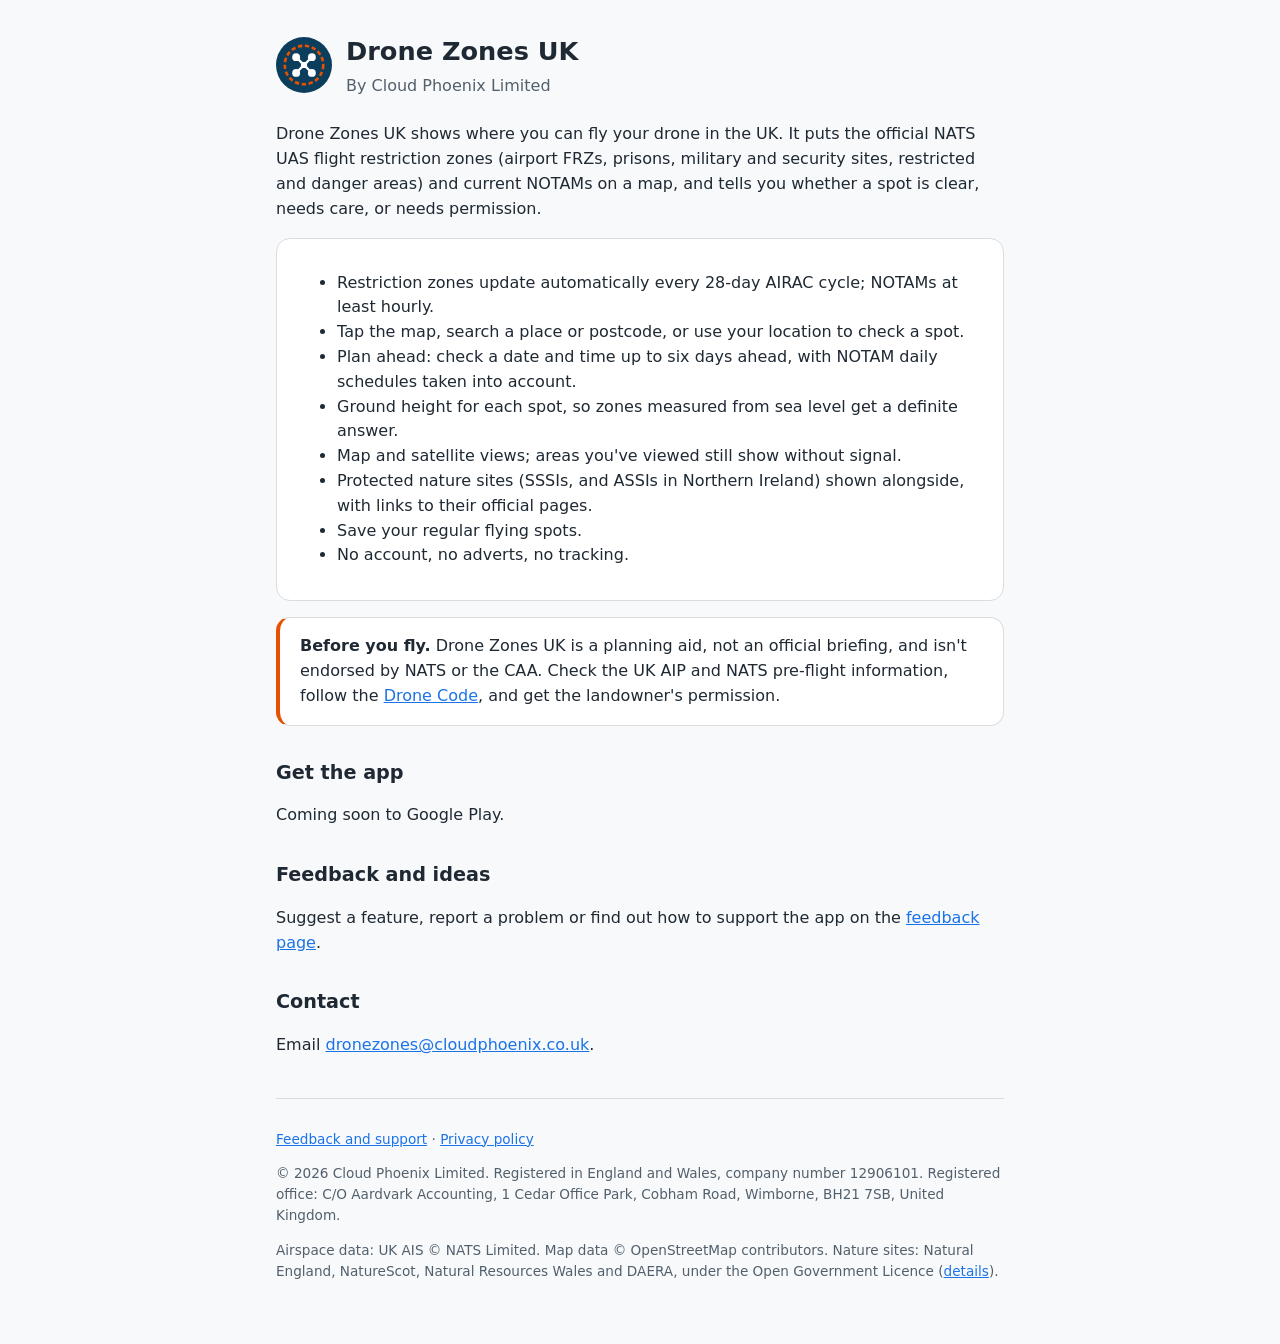
<file: index.html>
<!doctype html>
<html lang="en-GB">
<head>
  <meta charset="utf-8">
  <meta name="viewport" content="width=device-width, initial-scale=1">
  <title>Drone Zones UK</title>
  <meta name="description" content="Where you can fly your drone in the UK: NATS flight restriction zones and NOTAMs on a map, updated automatically.">
  <link rel="icon" href="logo.svg" type="image/svg+xml">
  <link rel="stylesheet" href="style.css">
</head>
<body>
<main>
  <header>
    <img src="logo.svg" alt="">
    <div>
      <h1>Drone Zones UK</h1>
      <p>By Cloud Phoenix Limited</p>
    </div>
  </header>

  <p>Drone Zones UK shows where you can fly your drone in the UK. It puts the official NATS UAS flight restriction
  zones (airport FRZs, prisons, military and security sites, restricted and danger areas) and current NOTAMs on a map,
  and tells you whether a spot is clear, needs care, or needs permission.</p>

  <div class="card">
    <ul>
      <li>Restriction zones update automatically every 28-day AIRAC cycle; NOTAMs at least hourly.</li>
      <li>Tap the map, search a place or postcode, or use your location to check a spot.</li>
      <li>Plan ahead: check a date and time up to six days ahead, with NOTAM daily schedules taken into account.</li>
      <li>Ground height for each spot, so zones measured from sea level get a definite answer.</li>
      <li>Map and satellite views; areas you've viewed still show without signal.</li>
      <li>Protected nature sites (SSSIs, and ASSIs in Northern Ireland) shown alongside, with links to their official pages.</li>
      <li>Save your regular flying spots.</li>
      <li>No account, no adverts, no tracking.</li>
    </ul>
  </div>

  <div class="card note">
    <strong>Before you fly.</strong> Drone Zones UK is a planning aid, not an official briefing, and isn't endorsed by
    NATS or the CAA. Check the UK AIP and NATS pre-flight information, follow the
    <a href="https://www.caa.co.uk/drones/">Drone Code</a>, and get the landowner's permission.
  </div>

  <h2>Get the app</h2>
  <p>Coming soon to Google Play.</p>

  <h2>Feedback and ideas</h2>
  <p>Suggest a feature, report a problem or find out how to support the app on the
  <a href="feedback/">feedback page</a>.</p>

  <h2>Contact</h2>
  <p>Email <a href="mailto:dronezones@cloudphoenix.co.uk">dronezones@cloudphoenix.co.uk</a>.</p>

  <footer>
    <p><a href="feedback/">Feedback and support</a> · <a href="privacy/">Privacy policy</a></p>
    <p>© 2026 Cloud Phoenix Limited. Registered in England and Wales, company number 12906101. Registered office:
    C/O Aardvark Accounting, 1 Cedar Office Park, Cobham Road, Wimborne, BH21 7SB, United Kingdom.</p>
    <p>Airspace data: UK AIS © NATS Limited. Map data © OpenStreetMap contributors. Nature sites: Natural England,
    NatureScot, Natural Resources Wales and DAERA, under the Open Government Licence (<a href="data/">details</a>).</p>
  </footer>
</main>
</body>
</html>
</file>
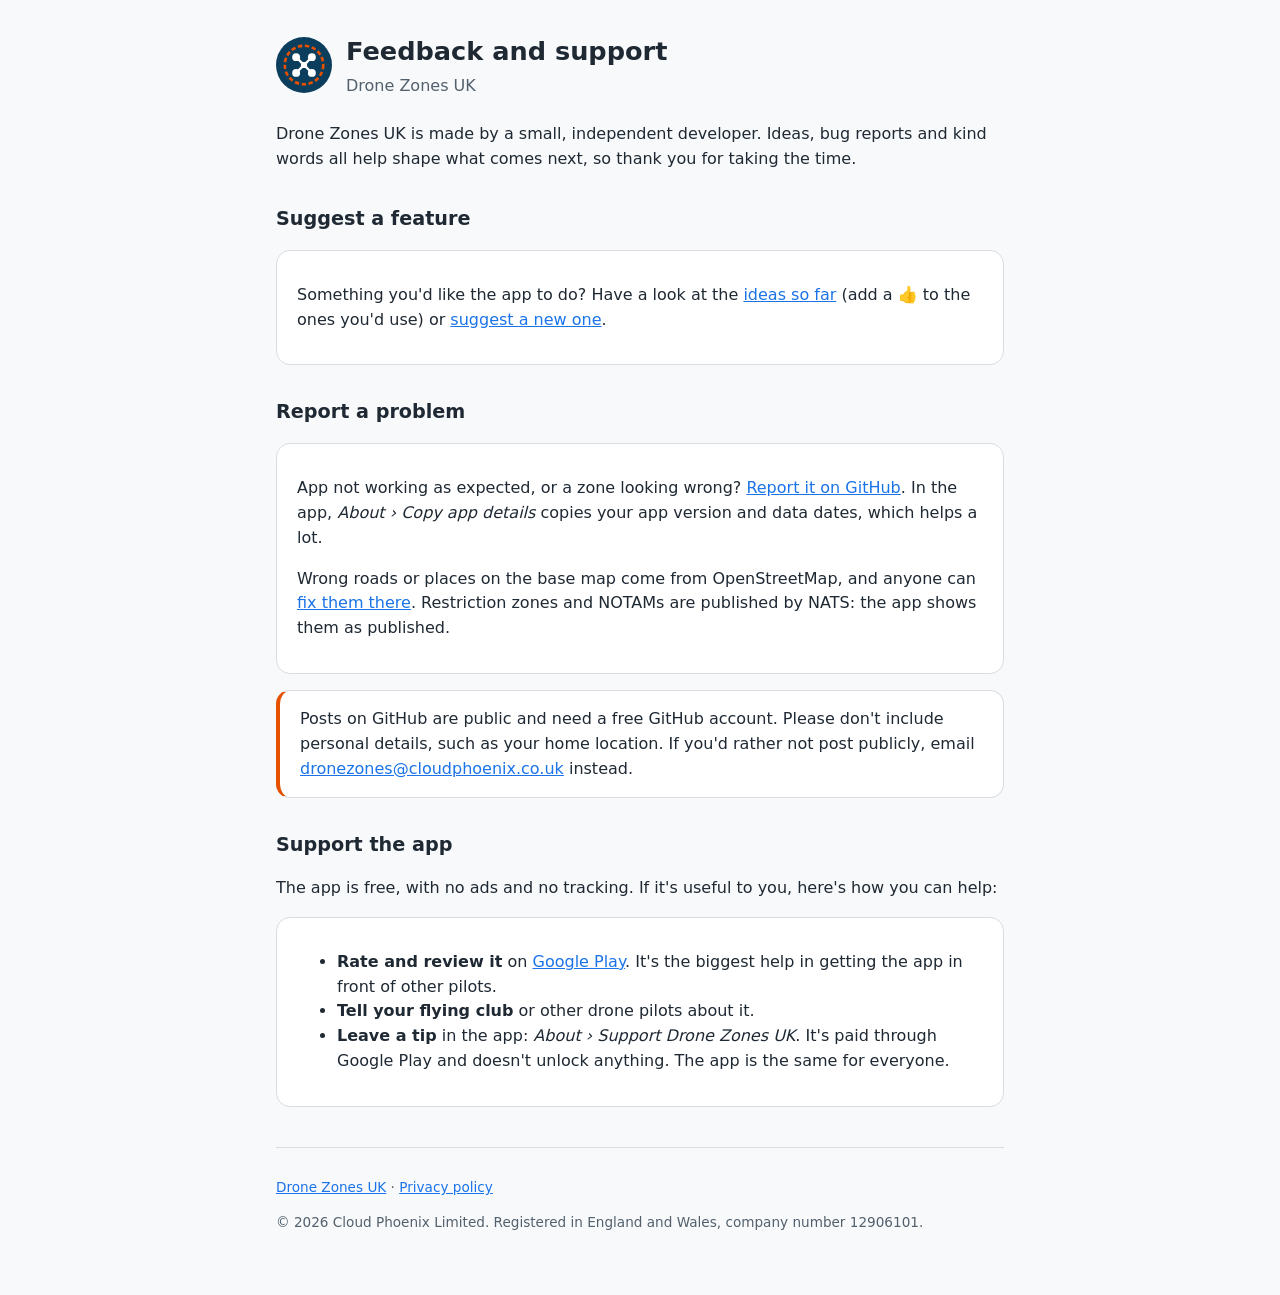
<file: feedback/index.html>
<!doctype html>
<html lang="en-GB">
<head>
  <meta charset="utf-8">
  <meta name="viewport" content="width=device-width, initial-scale=1">
  <title>Drone Zones UK – Feedback and support</title>
  <meta name="description" content="Suggest a feature, report a problem, or help support Drone Zones UK.">
  <link rel="icon" href="../logo.svg" type="image/svg+xml">
  <link rel="stylesheet" href="../style.css">
</head>
<body>
<main>
  <header>
    <img src="../logo.svg" alt="">
    <div>
      <h1>Feedback and support</h1>
      <p>Drone Zones UK</p>
    </div>
  </header>

  <p>Drone Zones UK is made by a small, independent developer. Ideas, bug reports and kind words all help shape what
  comes next, so thank you for taking the time.</p>

  <h2>Suggest a feature</h2>
  <div class="card">
    <p>Something you'd like the app to do? Have a look at the <a href="https://github.com/skisy/dronezones-uk/issues?q=is%3Aissue+label%3Aenhancement">ideas so far</a>
    (add a 👍 to the ones you'd use) or <a href="https://github.com/skisy/dronezones-uk/issues/new?template=feature.yml">suggest a new one</a>.</p>
  </div>

  <h2>Report a problem</h2>
  <div class="card">
    <p>App not working as expected, or a zone looking wrong? <a href="https://github.com/skisy/dronezones-uk/issues/new?template=bug.yml">Report it on GitHub</a>.
    In the app, <em>About › Copy app details</em> copies your app version and data dates, which helps a lot.</p>
    <p>Wrong roads or places on the base map come from OpenStreetMap, and anyone can
    <a href="https://www.openstreetmap.org/fixthemap">fix them there</a>. Restriction zones and NOTAMs are published by
    NATS: the app shows them as published.</p>
  </div>

  <div class="card note">
    Posts on GitHub are public and need a free GitHub account. Please don't include personal details, such as your
    home location. If you'd rather not post publicly, email
    <a href="mailto:dronezones@cloudphoenix.co.uk?subject=Drone%20Zones%20UK%20feedback">dronezones@cloudphoenix.co.uk</a> instead.
  </div>

  <h2>Support the app</h2>
  <p>The app is free, with no ads and no tracking. If it's useful to you, here's how you can help:</p>
  <div class="card">
    <ul>
      <li><strong>Rate and review it</strong> on <a href="https://play.google.com/store/apps/details?id=uk.co.cloudphoenix.dronezones">Google Play</a>.
        It's the biggest help in getting the app in front of other pilots.</li>
      <li><strong>Tell your flying club</strong> or other drone pilots about it.</li>
      <li><strong>Leave a tip</strong> in the app: <em>About › Support Drone Zones UK</em>. It's paid through Google Play
        and doesn't unlock anything. The app is the same for everyone.</li>
    </ul>
  </div>

  <footer>
    <p><a href="../">Drone Zones UK</a> · <a href="../privacy/">Privacy policy</a></p>
    <p>© 2026 Cloud Phoenix Limited. Registered in England and Wales, company number 12906101.</p>
  </footer>
</main>
</body>
</html>
</file>
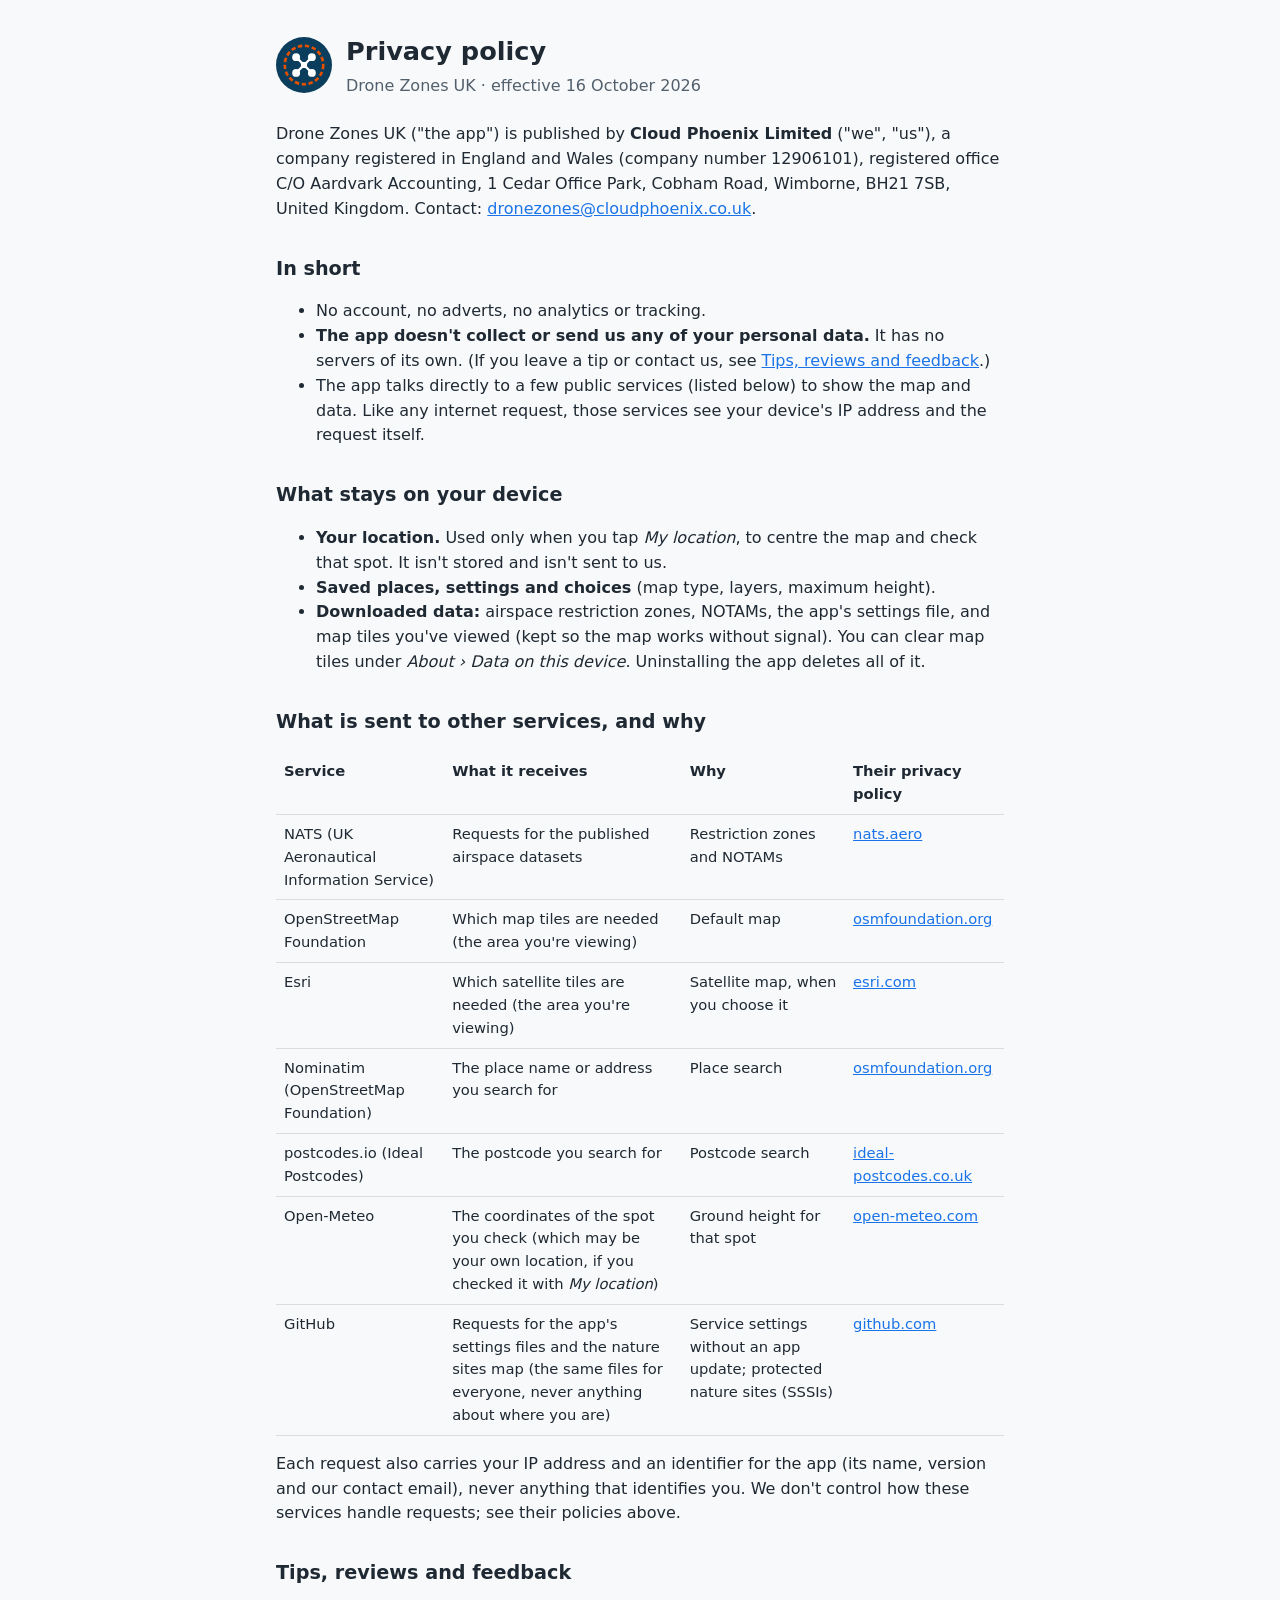
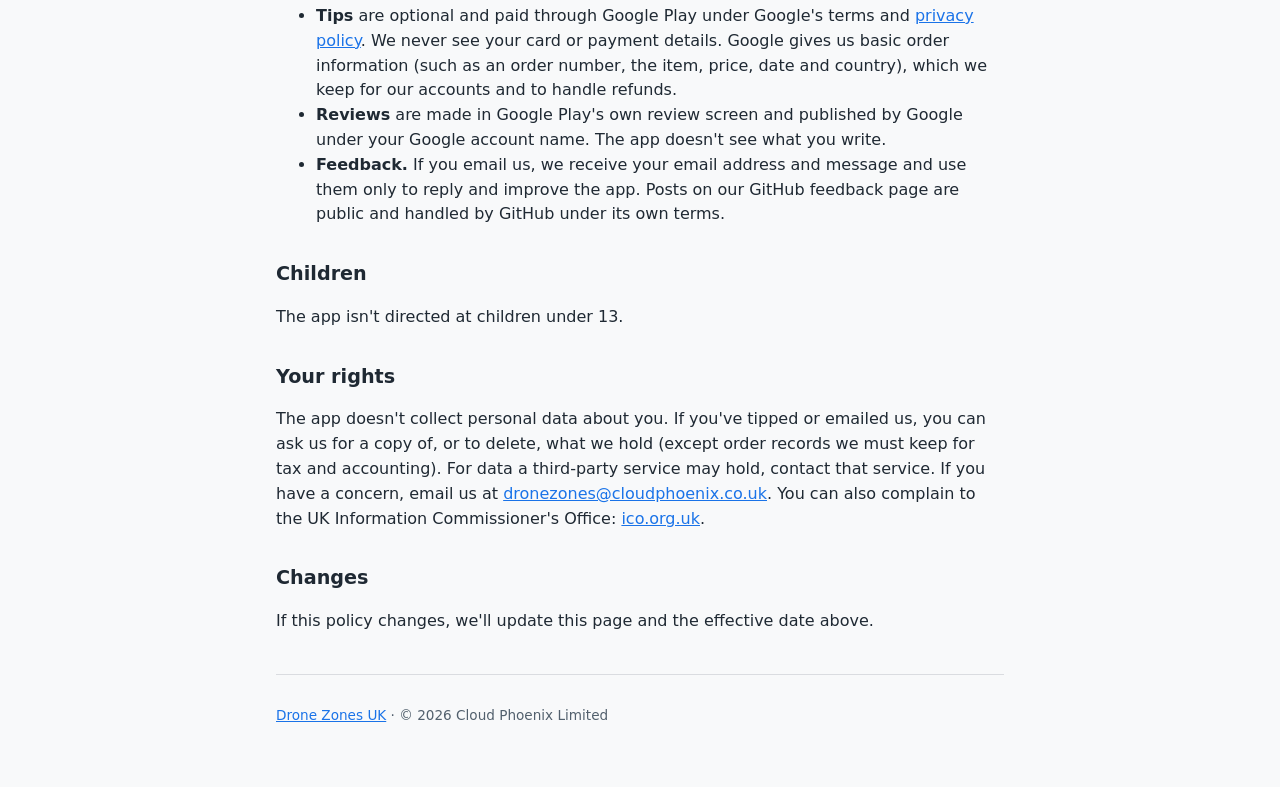
<file: privacy/index.html>
<!doctype html>
<html lang="en-GB">
<head>
  <meta charset="utf-8">
  <meta name="viewport" content="width=device-width, initial-scale=1">
  <title>Drone Zones UK – Privacy policy</title>
  <link rel="icon" href="../logo.svg" type="image/svg+xml">
  <link rel="stylesheet" href="../style.css">
</head>
<body>
<main>
  <header>
    <img src="../logo.svg" alt="">
    <div>
      <h1>Privacy policy</h1>
      <p>Drone Zones UK · effective 16 October 2026</p>
    </div>
  </header>

  <p>Drone Zones UK ("the app") is published by <strong>Cloud Phoenix Limited</strong> ("we", "us"), a company
  registered in England and Wales (company number 12906101), registered office C/O Aardvark Accounting, 1 Cedar Office
  Park, Cobham Road, Wimborne, BH21 7SB, United Kingdom. Contact:
  <a href="mailto:dronezones@cloudphoenix.co.uk">dronezones@cloudphoenix.co.uk</a>.</p>

  <h2>In short</h2>
  <ul>
    <li>No account, no adverts, no analytics or tracking.</li>
    <li><strong>The app doesn't collect or send us any of your personal data.</strong> It has no servers of its own.
    (If you leave a tip or contact us, see <a href="#tips">Tips, reviews and feedback</a>.)</li>
    <li>The app talks directly to a few public services (listed below) to show the map and data. Like any internet
    request, those services see your device's IP address and the request itself.</li>
  </ul>

  <h2>What stays on your device</h2>
  <ul>
    <li><strong>Your location.</strong> Used only when you tap <em>My location</em>, to centre the map and check that
    spot. It isn't stored and isn't sent to us.</li>
    <li><strong>Saved places, settings and choices</strong> (map type, layers, maximum height).</li>
    <li><strong>Downloaded data:</strong> airspace restriction zones, NOTAMs, the app's settings file, and map tiles
    you've viewed (kept so the map works without signal). You can clear map tiles under <em>About › Data on this
    device</em>. Uninstalling the app deletes all of it.</li>
  </ul>

  <h2>What is sent to other services, and why</h2>
  <div class="table-wrap">
  <table>
    <tr><th>Service</th><th>What it receives</th><th>Why</th><th>Their privacy policy</th></tr>
    <tr><td>NATS (UK Aeronautical Information Service)</td><td>Requests for the published airspace datasets</td><td>Restriction zones and NOTAMs</td><td><a href="https://www.nats.aero/home/privacy-notice/">nats.aero</a></td></tr>
    <tr><td>OpenStreetMap Foundation</td><td>Which map tiles are needed (the area you're viewing)</td><td>Default map</td><td><a href="https://osmfoundation.org/wiki/Privacy_Policy">osmfoundation.org</a></td></tr>
    <tr><td>Esri</td><td>Which satellite tiles are needed (the area you're viewing)</td><td>Satellite map, when you choose it</td><td><a href="https://www.esri.com/en-us/privacy/overview">esri.com</a></td></tr>
    <tr><td>Nominatim (OpenStreetMap Foundation)</td><td>The place name or address you search for</td><td>Place search</td><td><a href="https://osmfoundation.org/wiki/Privacy_Policy">osmfoundation.org</a></td></tr>
    <tr><td>postcodes.io (Ideal Postcodes)</td><td>The postcode you search for</td><td>Postcode search</td><td><a href="https://terms.ideal-postcodes.co.uk/website/privacy.html">ideal-postcodes.co.uk</a></td></tr>
    <tr><td>Open-Meteo</td><td>The coordinates of the spot you check (which may be your own location, if you checked it with <em>My location</em>)</td><td>Ground height for that spot</td><td><a href="https://open-meteo.com/en/terms">open-meteo.com</a></td></tr>
    <tr><td>GitHub</td><td>Requests for the app's settings files and the nature sites map (the same files for everyone, never anything about where you are)</td><td>Service settings without an app update; protected nature sites (SSSIs)</td><td><a href="https://docs.github.com/en/site-policy/privacy-policies/github-general-privacy-statement">github.com</a></td></tr>
  </table>
  </div>
  <p>Each request also carries your IP address and an identifier for the app (its name, version and our contact
  email), never anything that identifies you. We don't control how these services handle requests; see their
  policies above.</p>

  <h2 id="tips">Tips, reviews and feedback</h2>
  <ul>
    <li><strong>Tips</strong> are optional and paid through Google Play under Google's terms and
    <a href="https://policies.google.com/privacy">privacy policy</a>. We never see your card or payment details. Google
    gives us basic order information (such as an order number, the item, price, date and country), which we keep for
    our accounts and to handle refunds.</li>
    <li><strong>Reviews</strong> are made in Google Play's own review screen and published by Google under your
    Google account name. The app doesn't see what you write.</li>
    <li><strong>Feedback.</strong> If you email us, we receive your email address and message and use them only to
    reply and improve the app. Posts on our GitHub feedback page are public and handled by GitHub under its own terms.</li>
  </ul>

  <h2>Children</h2>
  <p>The app isn't directed at children under 13.</p>

  <h2>Your rights</h2>
  <p>The app doesn't collect personal data about you. If you've tipped or emailed us, you can ask us for a copy of, or
  to delete, what we hold (except order records we must keep for tax and accounting).
  For data a third-party service may hold, contact that service. If you have a concern, email us at
  <a href="mailto:dronezones@cloudphoenix.co.uk">dronezones@cloudphoenix.co.uk</a>. You can also complain to the UK
  Information Commissioner's Office: <a href="https://ico.org.uk/make-a-complaint/">ico.org.uk</a>.</p>

  <h2>Changes</h2>
  <p>If this policy changes, we'll update this page and the effective date above.</p>

  <footer>
    <p><a href="../">Drone Zones UK</a> · © 2026 Cloud Phoenix Limited</p>
  </footer>
</main>
</body>
</html>
</file>
<file: style.css>
:root {
  --navy: #0b3d5c;
  --orange: #e65100;
  --text: #1f2933;
  --muted: #52606d;
  --bg: #f8f9fa;
  --card: #ffffff;
  --line: #dadce0;
}
@media (prefers-color-scheme: dark) {
  :root { --text: #e8eaed; --muted: #9aa0a6; --bg: #121417; --card: #1c1f23; --line: #3c4043; }
}
* { box-sizing: border-box; }
body {
  margin: 0;
  font-family: system-ui, -apple-system, "Segoe UI", Roboto, sans-serif;
  color: var(--text);
  background: var(--bg);
  line-height: 1.55;
}
main { max-width: 760px; margin: 0 auto; padding: 24px 16px 48px; }
header { display: flex; align-items: center; gap: 14px; margin: 8px 0 24px; }
header img { width: 56px; height: 56px; }
header h1 { margin: 0; font-size: 1.6rem; }
header p { margin: 2px 0 0; color: var(--muted); }
h2 { margin-top: 2rem; font-size: 1.2rem; }
a { color: #1a73e8; }
.card { background: var(--card); border: 1px solid var(--line); border-radius: 14px; padding: 16px 20px; margin: 16px 0; }
.note { border-left: 4px solid var(--orange); }
table { width: 100%; border-collapse: collapse; font-size: 0.92rem; }
th, td { text-align: left; padding: 8px; border-bottom: 1px solid var(--line); vertical-align: top; }
.table-wrap { overflow-x: auto; }
footer { color: var(--muted); font-size: 0.85rem; margin-top: 40px; border-top: 1px solid var(--line); padding-top: 16px; }
</file>
